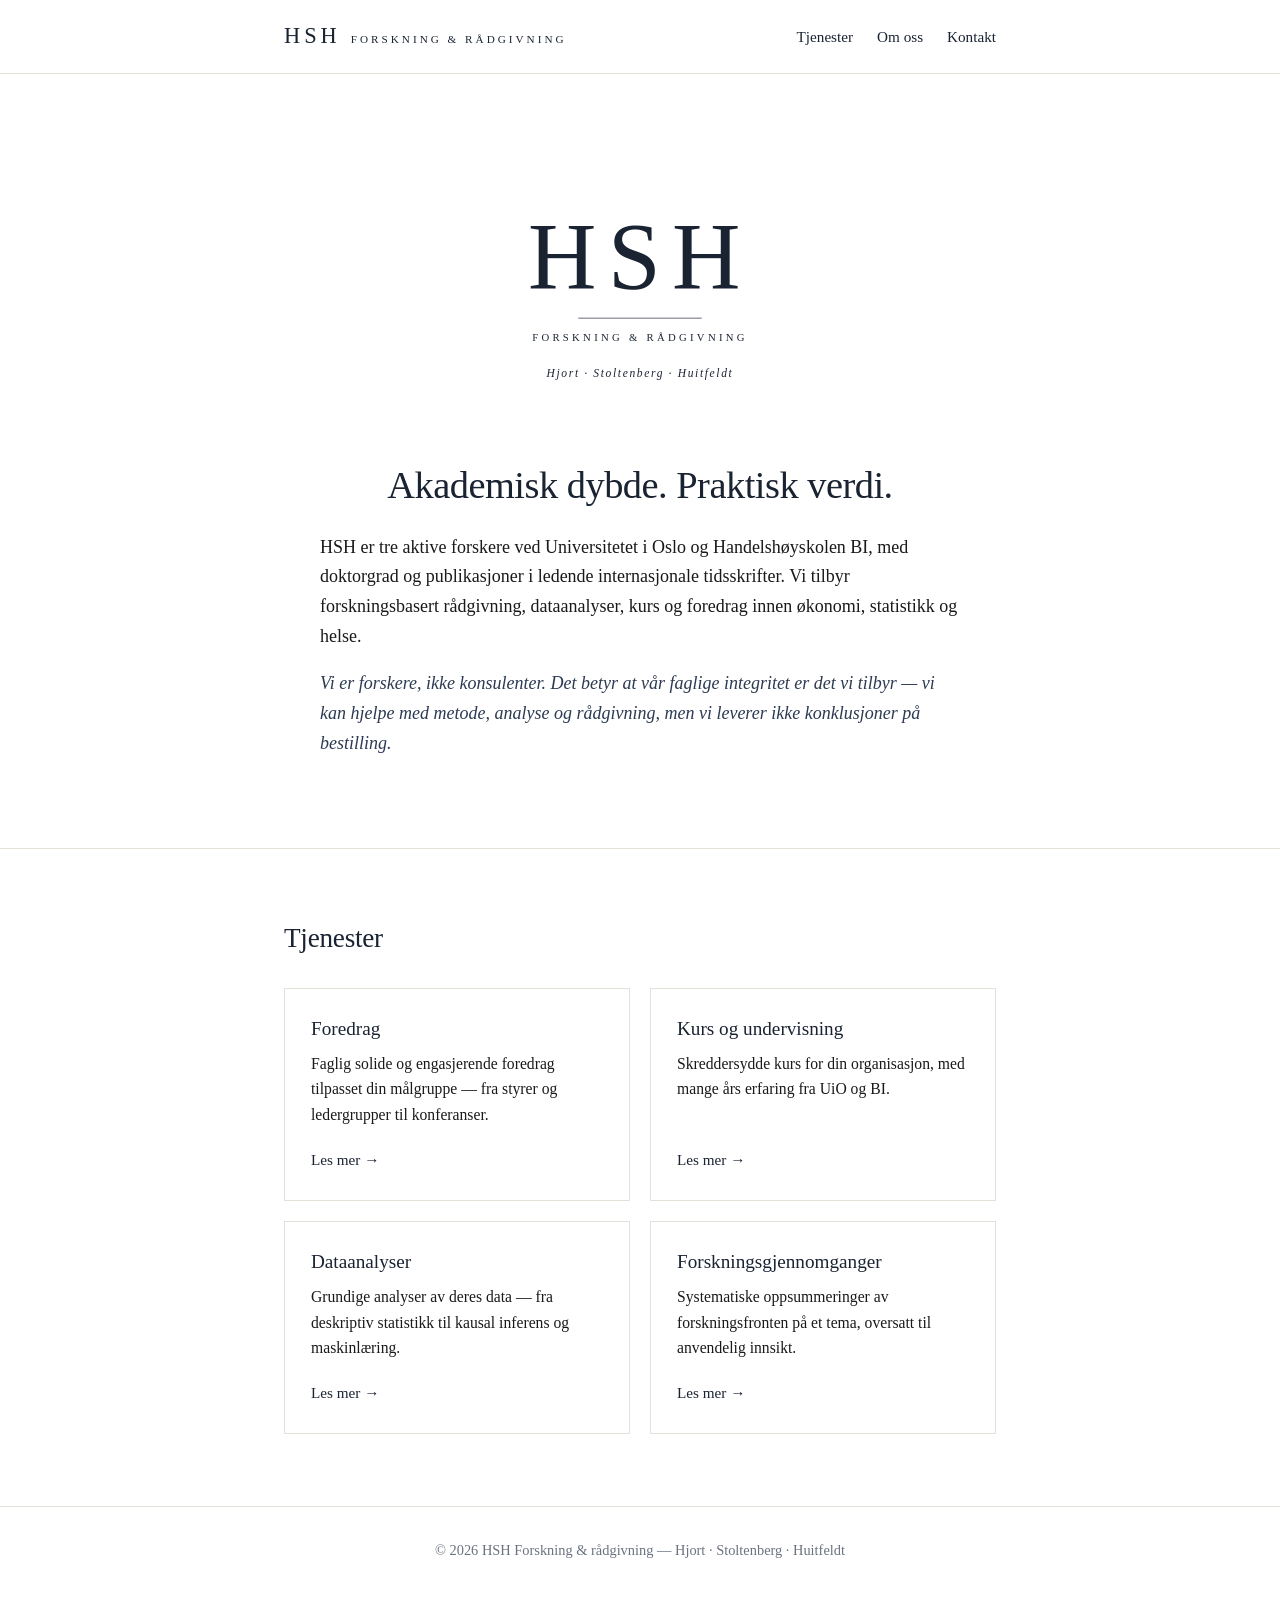
<file: index.html>
<!DOCTYPE html>
<html lang="nb">
<head>
<meta charset="UTF-8">
<meta name="viewport" content="width=device-width, initial-scale=1.0">
<title>HSH Forskning &amp; rådgivning — Akademisk dybde. Praktisk verdi.</title>
<meta name="description" content="HSH er tre aktive forskere ved UiO og BI som tilbyr forskningsbasert rådgivning, dataanalyser, kurs og foredrag innen økonomi, statistikk og helse.">
<link rel="stylesheet" href="style.css">
</head>
<body>

<header class="site-header">
  <div class="container header-inner">
    <a href="index.html" class="brand" aria-label="HSH Forskning og rådgivning">
      <span class="brand-mark">HSH</span>
      <span class="brand-sub">FORSKNING &amp; RÅDGIVNING</span>
    </a>
    <nav class="site-nav" aria-label="Hovedmeny">
      <a href="index.html#tjenester">Tjenester</a>
      <a href="om-oss.html">Om oss</a>
      <a href="kontakt.html">Kontakt</a>
    </nav>
  </div>
</header>

<main>

  <section class="hero">
    <div class="container">
      <img src="hsh-logo.svg" alt="HSH Forskning og rådgivning — Hjort, Stoltenberg, Huitfeldt" class="hero-logo">
      <h1>Akademisk dybde. Praktisk verdi.</h1>
      <p class="hero-lede">
        HSH er tre aktive forskere ved Universitetet i Oslo og Handelshøyskolen BI, med doktorgrad og publikasjoner i ledende internasjonale tidsskrifter. Vi tilbyr forskningsbasert rådgivning, dataanalyser, kurs og foredrag innen økonomi, statistikk og helse.
      </p>
      <p class="hero-lede hero-stance">
        Vi er forskere, ikke konsulenter. Det betyr at vår faglige integritet er det vi tilbyr — vi kan hjelpe med metode, analyse og rådgivning, men vi leverer ikke konklusjoner på bestilling.
      </p>
    </div>
  </section>

  <section id="tjenester" class="section">
    <div class="container">
      <h2>Tjenester</h2>
      <div class="tile-grid">

        <a class="tile" href="foredrag.html">
          <h3>Foredrag</h3>
          <p>Faglig solide og engasjerende foredrag tilpasset din målgruppe — fra styrer og ledergrupper til konferanser.</p>
          <span class="tile-cta">Les mer →</span>
        </a>

        <a class="tile" href="kurs.html">
          <h3>Kurs og undervisning</h3>
          <p>Skreddersydde kurs for din organisasjon, med mange års erfaring fra UiO og BI.</p>
          <span class="tile-cta">Les mer →</span>
        </a>

        <a class="tile" href="dataanalyser.html">
          <h3>Dataanalyser</h3>
          <p>Grundige analyser av deres data — fra deskriptiv statistikk til kausal inferens og maskinlæring.</p>
          <span class="tile-cta">Les mer →</span>
        </a>

        <a class="tile" href="forskningsgjennomganger.html">
          <h3>Forskningsgjennomganger</h3>
          <p>Systematiske oppsummeringer av forskningsfronten på et tema, oversatt til anvendelig innsikt.</p>
          <span class="tile-cta">Les mer →</span>
        </a>

      </div>
    </div>
  </section>

</main>

<footer class="site-footer">
  <div class="container">
    <p>© <span id="year"></span> HSH Forskning &amp; rådgivning — Hjort · Stoltenberg · Huitfeldt</p>
  </div>
</footer>

<script>
  document.getElementById('year').textContent = new Date().getFullYear();
</script>

</body>
</html>
</file>
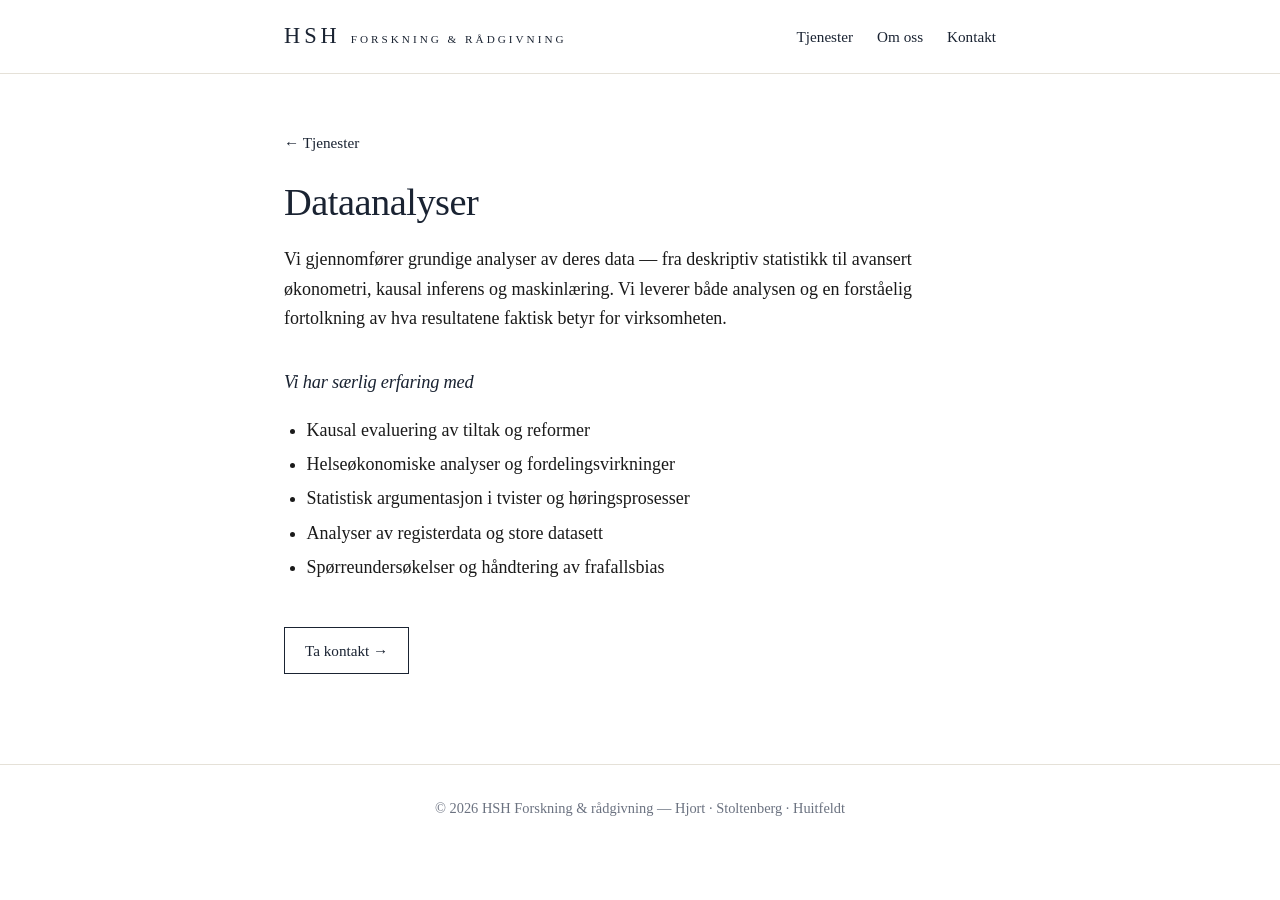
<file: dataanalyser.html>
<!DOCTYPE html>
<html lang="nb">
<head>
<meta charset="UTF-8">
<meta name="viewport" content="width=device-width, initial-scale=1.0">
<title>Dataanalyser — HSH Forskning &amp; rådgivning</title>
<meta name="description" content="Grundige dataanalyser fra deskriptiv statistikk til kausal inferens og maskinlæring — HSH Forskning &amp; rådgivning.">
<link rel="stylesheet" href="style.css">
</head>
<body>

<header class="site-header">
  <div class="container header-inner">
    <a href="index.html" class="brand" aria-label="HSH Forskning &amp; rådgivning">
      <span class="brand-mark">HSH</span>
      <span class="brand-sub">FORSKNING &amp; RÅDGIVNING</span>
    </a>
    <nav class="site-nav" aria-label="Hovedmeny">
      <a href="index.html#tjenester">Tjenester</a>
      <a href="om-oss.html">Om oss</a>
      <a href="kontakt.html">Kontakt</a>
    </nav>
  </div>
</header>

<main>
  <section class="section page-section">
    <div class="container">
      <p class="breadcrumb"><a href="index.html#tjenester">← Tjenester</a></p>
      <h1>Dataanalyser</h1>

      <p>Vi gjennomfører grundige analyser av deres data — fra deskriptiv statistikk til avansert økonometri, kausal inferens og maskinlæring. Vi leverer både analysen og en forståelig fortolkning av hva resultatene faktisk betyr for virksomheten.</p>

      <h2 class="subhead">Vi har særlig erfaring med</h2>
      <ul>
        <li>Kausal evaluering av tiltak og reformer</li>
        <li>Helseøkonomiske analyser og fordelingsvirkninger</li>
        <li>Statistisk argumentasjon i tvister og høringsprosesser</li>
        <li>Analyser av registerdata og store datasett</li>
        <li>Spørreundersøkelser og håndtering av frafallsbias</li>
      </ul>

      <p class="page-cta"><a class="btn" href="kontakt.html">Ta kontakt →</a></p>
    </div>
  </section>
</main>

<footer class="site-footer">
  <div class="container">
    <p>© <span id="year"></span> HSH Forskning &amp; rådgivning — Hjort · Stoltenberg · Huitfeldt</p>
  </div>
</footer>

<script>document.getElementById('year').textContent = new Date().getFullYear();</script>
</body>
</html>
</file>
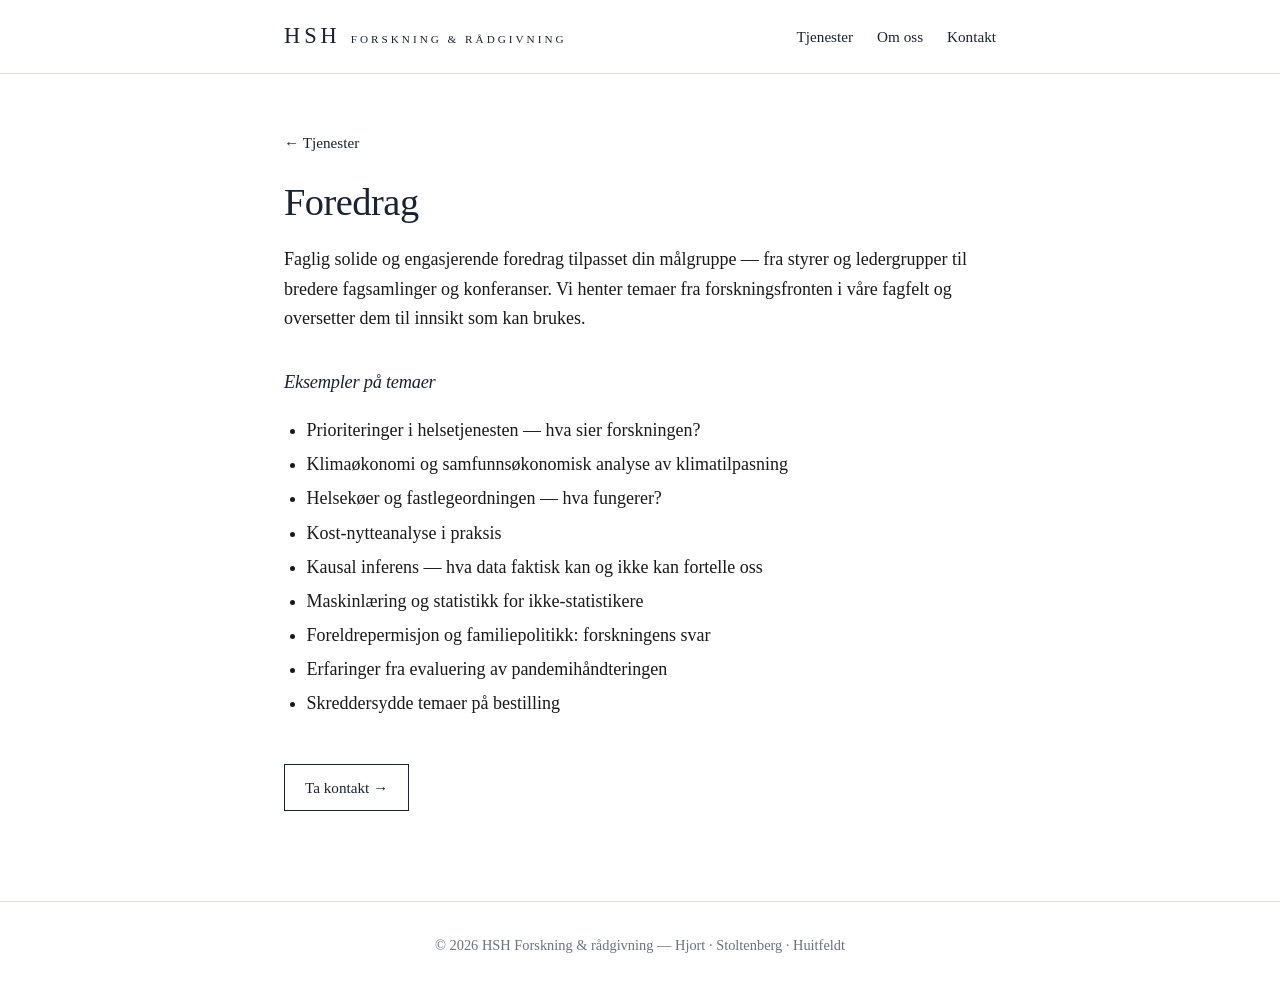
<file: foredrag.html>
<!DOCTYPE html>
<html lang="nb">
<head>
<meta charset="UTF-8">
<meta name="viewport" content="width=device-width, initial-scale=1.0">
<title>Foredrag — HSH Forskning &amp; rådgivning</title>
<meta name="description" content="Foredrag om økonomi, statistikk og helse — fra HSH Forskning &amp; rådgivning.">
<link rel="stylesheet" href="style.css">
</head>
<body>

<header class="site-header">
  <div class="container header-inner">
    <a href="index.html" class="brand" aria-label="HSH Forskning &amp; rådgivning">
      <span class="brand-mark">HSH</span>
      <span class="brand-sub">FORSKNING &amp; RÅDGIVNING</span>
    </a>
    <nav class="site-nav" aria-label="Hovedmeny">
      <a href="index.html#tjenester">Tjenester</a>
      <a href="om-oss.html">Om oss</a>
      <a href="kontakt.html">Kontakt</a>
    </nav>
  </div>
</header>

<main>
  <section class="section page-section">
    <div class="container">
      <p class="breadcrumb"><a href="index.html#tjenester">← Tjenester</a></p>
      <h1>Foredrag</h1>

      <p>Faglig solide og engasjerende foredrag tilpasset din målgruppe — fra styrer og ledergrupper til bredere fagsamlinger og konferanser. Vi henter temaer fra forskningsfronten i våre fagfelt og oversetter dem til innsikt som kan brukes.</p>

      <h2 class="subhead">Eksempler på temaer</h2>
      <ul>
        <li>Prioriteringer i helsetjenesten — hva sier forskningen?</li>
        <li>Klimaøkonomi og samfunnsøkonomisk analyse av klimatilpasning</li>
        <li>Helsekøer og fastlegeordningen — hva fungerer?</li>
        <li>Kost-nytteanalyse i praksis</li>
        <li>Kausal inferens — hva data faktisk kan og ikke kan fortelle oss</li>
        <li>Maskinlæring og statistikk for ikke-statistikere</li>
        <li>Foreldrepermisjon og familiepolitikk: forskningens svar</li>
        <li>Erfaringer fra evaluering av pandemihåndteringen</li>
        <li>Skreddersydde temaer på bestilling</li>
      </ul>

      <p class="page-cta"><a class="btn" href="kontakt.html">Ta kontakt →</a></p>
    </div>
  </section>
</main>

<footer class="site-footer">
  <div class="container">
    <p>© <span id="year"></span> HSH Forskning &amp; rådgivning — Hjort · Stoltenberg · Huitfeldt</p>
  </div>
</footer>

<script>document.getElementById('year').textContent = new Date().getFullYear();</script>
</body>
</html>
</file>
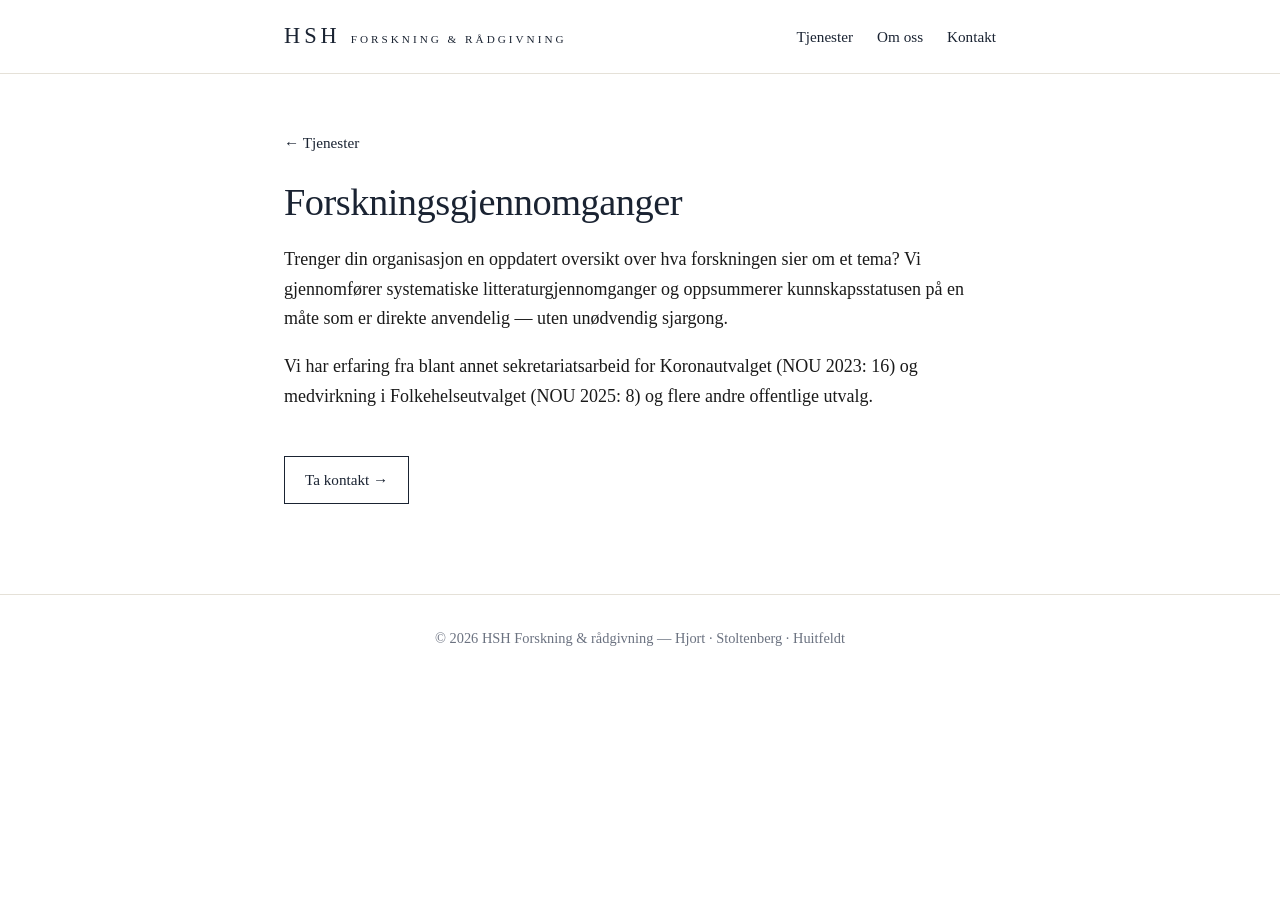
<file: forskningsgjennomganger.html>
<!DOCTYPE html>
<html lang="nb">
<head>
<meta charset="UTF-8">
<meta name="viewport" content="width=device-width, initial-scale=1.0">
<title>Forskningsgjennomganger — HSH Forskning &amp; rådgivning</title>
<meta name="description" content="Systematiske forskningsgjennomganger og kunnskapsoppsummeringer — HSH Forskning &amp; rådgivning.">
<link rel="stylesheet" href="style.css">
</head>
<body>

<header class="site-header">
  <div class="container header-inner">
    <a href="index.html" class="brand" aria-label="HSH Forskning &amp; rådgivning">
      <span class="brand-mark">HSH</span>
      <span class="brand-sub">FORSKNING &amp; RÅDGIVNING</span>
    </a>
    <nav class="site-nav" aria-label="Hovedmeny">
      <a href="index.html#tjenester">Tjenester</a>
      <a href="om-oss.html">Om oss</a>
      <a href="kontakt.html">Kontakt</a>
    </nav>
  </div>
</header>

<main>
  <section class="section page-section">
    <div class="container">
      <p class="breadcrumb"><a href="index.html#tjenester">← Tjenester</a></p>
      <h1>Forskningsgjennomganger</h1>

      <p>Trenger din organisasjon en oppdatert oversikt over hva forskningen sier om et tema? Vi gjennomfører systematiske litteraturgjennomganger og oppsummerer kunnskapsstatusen på en måte som er direkte anvendelig — uten unødvendig sjargong.</p>

      <p>Vi har erfaring fra blant annet sekretariatsarbeid for Koronautvalget (NOU 2023: 16) og medvirkning i Folkehelseutvalget (NOU 2025: 8) og flere andre offentlige utvalg.</p>

      <p class="page-cta"><a class="btn" href="kontakt.html">Ta kontakt →</a></p>
    </div>
  </section>
</main>

<footer class="site-footer">
  <div class="container">
    <p>© <span id="year"></span> HSH Forskning &amp; rådgivning — Hjort · Stoltenberg · Huitfeldt</p>
  </div>
</footer>

<script>document.getElementById('year').textContent = new Date().getFullYear();</script>
</body>
</html>
</file>
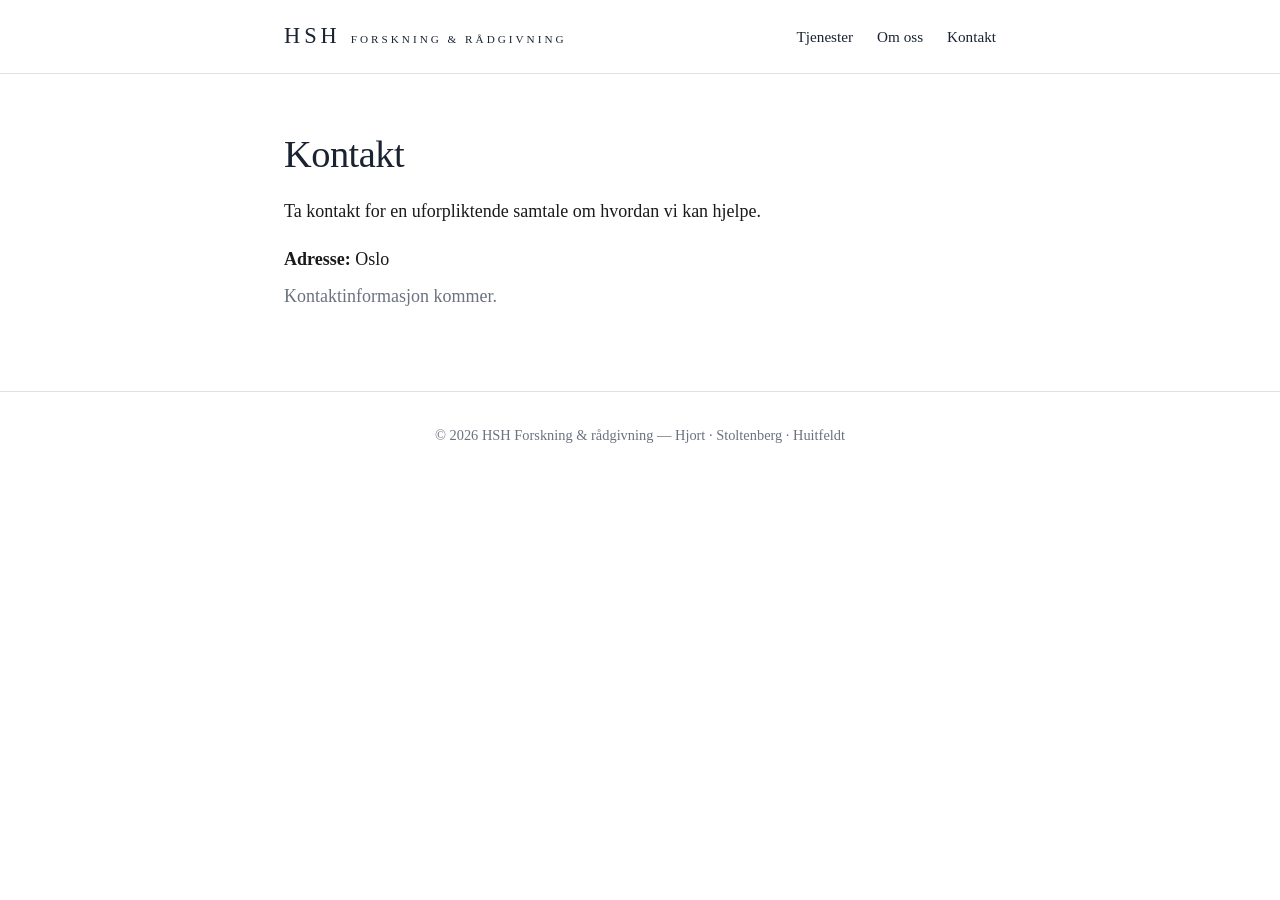
<file: kontakt.html>
<!DOCTYPE html>
<html lang="nb">
<head>
<meta charset="UTF-8">
<meta name="viewport" content="width=device-width, initial-scale=1.0">
<title>Kontakt — HSH Forskning &amp; rådgivning</title>
<meta name="description" content="Kontakt HSH Forskning &amp; rådgivning for en uforpliktende samtale.">
<link rel="stylesheet" href="style.css">
</head>
<body>

<header class="site-header">
  <div class="container header-inner">
    <a href="index.html" class="brand" aria-label="HSH Forskning &amp; rådgivning">
      <span class="brand-mark">HSH</span>
      <span class="brand-sub">FORSKNING &amp; RÅDGIVNING</span>
    </a>
    <nav class="site-nav" aria-label="Hovedmeny">
      <a href="index.html#tjenester">Tjenester</a>
      <a href="om-oss.html">Om oss</a>
      <a href="kontakt.html">Kontakt</a>
    </nav>
  </div>
</header>

<main>
  <section class="section page-section">
    <div class="container contact">
      <h1>Kontakt</h1>
      <p>Ta kontakt for en uforpliktende samtale om hvordan vi kan hjelpe.</p>
      <p class="contact-line"><strong>Adresse:</strong> Oslo</p>
      <p class="contact-line muted">Kontaktinformasjon kommer.</p>
    </div>
  </section>
</main>

<footer class="site-footer">
  <div class="container">
    <p>© <span id="year"></span> HSH Forskning &amp; rådgivning — Hjort · Stoltenberg · Huitfeldt</p>
  </div>
</footer>

<script>document.getElementById('year').textContent = new Date().getFullYear();</script>
</body>
</html>
</file>
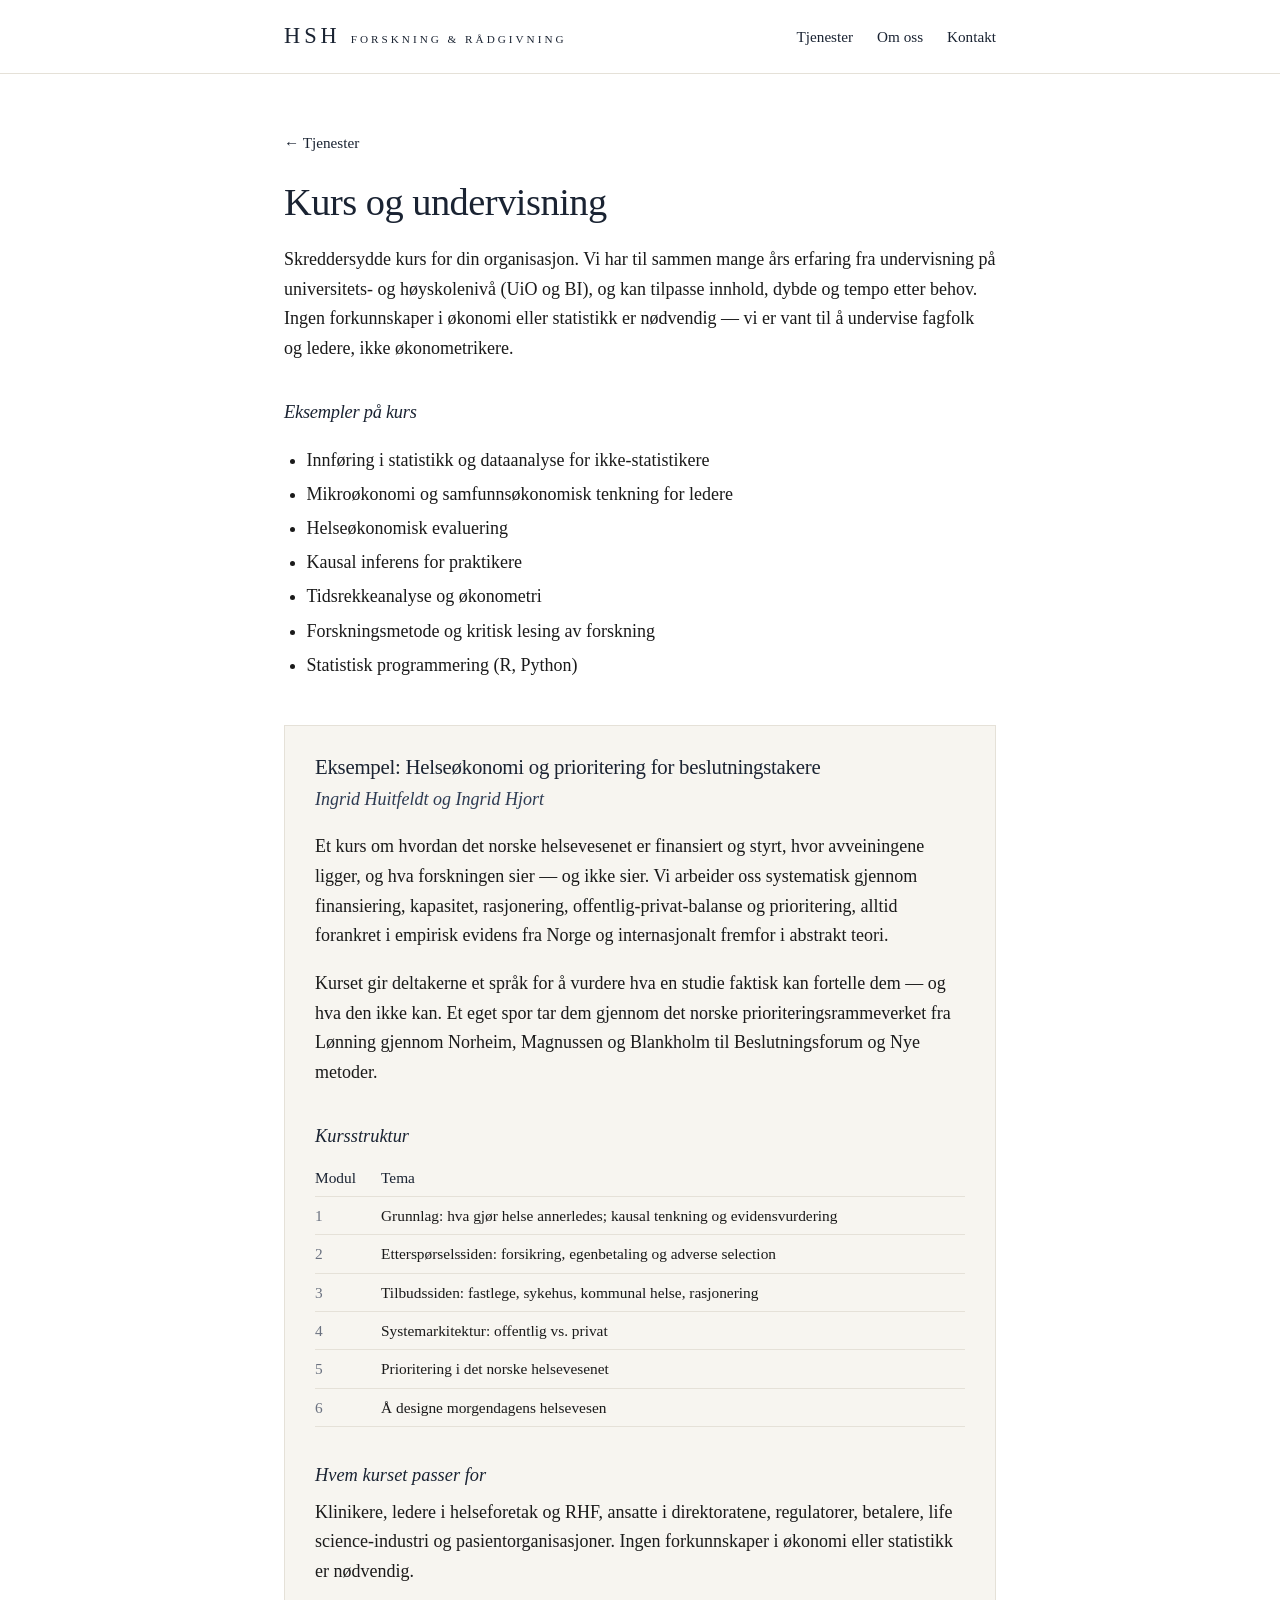
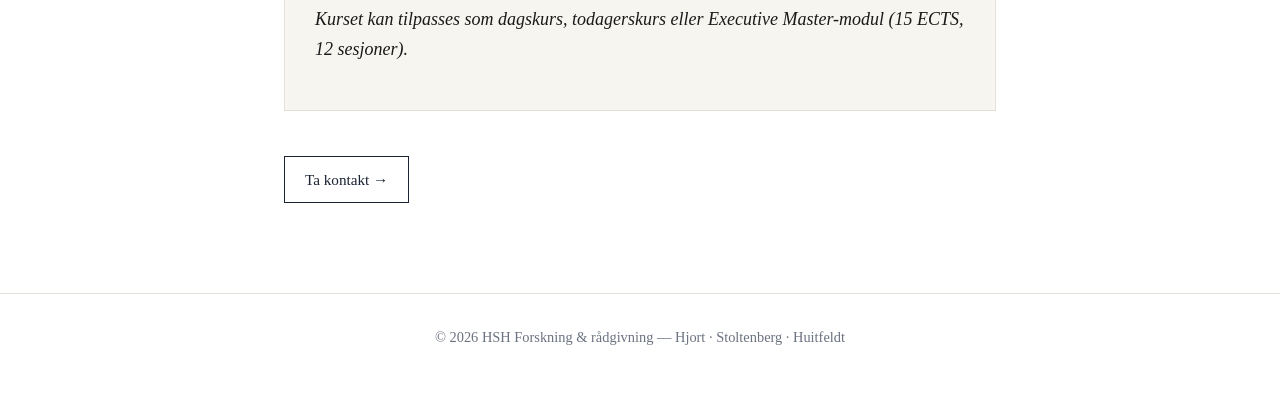
<file: kurs.html>
<!DOCTYPE html>
<html lang="nb">
<head>
<meta charset="UTF-8">
<meta name="viewport" content="width=device-width, initial-scale=1.0">
<title>Kurs og undervisning — HSH Forskning &amp; rådgivning</title>
<meta name="description" content="Skreddersydde kurs i statistikk, økonomi og helseøkonomi — fra HSH Forskning &amp; rådgivning.">
<link rel="stylesheet" href="style.css">
</head>
<body>

<header class="site-header">
  <div class="container header-inner">
    <a href="index.html" class="brand" aria-label="HSH Forskning og rådgivning">
      <span class="brand-mark">HSH</span>
      <span class="brand-sub">FORSKNING &amp; RÅDGIVNING</span>
    </a>
    <nav class="site-nav" aria-label="Hovedmeny">
      <a href="index.html#tjenester">Tjenester</a>
      <a href="om-oss.html">Om oss</a>
      <a href="kontakt.html">Kontakt</a>
    </nav>
  </div>
</header>

<main>
  <section class="section page-section">
    <div class="container">
      <p class="breadcrumb"><a href="index.html#tjenester">← Tjenester</a></p>
      <h1>Kurs og undervisning</h1>

      <p>Skreddersydde kurs for din organisasjon. Vi har til sammen mange års erfaring fra undervisning på universitets- og høyskolenivå (UiO og BI), og kan tilpasse innhold, dybde og tempo etter behov. Ingen forkunnskaper i økonomi eller statistikk er nødvendig — vi er vant til å undervise fagfolk og ledere, ikke økonometrikere.</p>

      <h2 class="subhead">Eksempler på kurs</h2>
      <ul>
        <li>Innføring i statistikk og dataanalyse for ikke-statistikere</li>
        <li>Mikroøkonomi og samfunnsøkonomisk tenkning for ledere</li>
        <li>Helseøkonomisk evaluering</li>
        <li>Kausal inferens for praktikere</li>
        <li>Tidsrekkeanalyse og økonometri</li>
        <li>Forskningsmetode og kritisk lesing av forskning</li>
        <li>Statistisk programmering (R, Python)</li>
      </ul>

      <div class="case-box">
        <h2>Eksempel: Helseøkonomi og prioritering for beslutningstakere</h2>
        <p class="case-meta">Ingrid Huitfeldt og Ingrid Hjort</p>

        <p>Et kurs om hvordan det norske helsevesenet er finansiert og styrt, hvor avveiningene ligger, og hva forskningen sier — og ikke sier. Vi arbeider oss systematisk gjennom finansiering, kapasitet, rasjonering, offentlig-privat-balanse og prioritering, alltid forankret i empirisk evidens fra Norge og internasjonalt fremfor i abstrakt teori.</p>

        <p>Kurset gir deltakerne et språk for å vurdere hva en studie faktisk kan fortelle dem — og hva den ikke kan. Et eget spor tar dem gjennom det norske prioriteringsrammeverket fra Lønning gjennom Norheim, Magnussen og Blankholm til Beslutningsforum og Nye metoder.</p>

        <h3 class="subhead">Kursstruktur</h3>
        <table class="kurs-tabell">
          <thead>
            <tr><th>Modul</th><th>Tema</th></tr>
          </thead>
          <tbody>
            <tr><td>1</td><td>Grunnlag: hva gjør helse annerledes; kausal tenkning og evidensvurdering</td></tr>
            <tr><td>2</td><td>Etterspørselssiden: forsikring, egenbetaling og adverse selection</td></tr>
            <tr><td>3</td><td>Tilbudssiden: fastlege, sykehus, kommunal helse, rasjonering</td></tr>
            <tr><td>4</td><td>Systemarkitektur: offentlig vs. privat</td></tr>
            <tr><td>5</td><td>Prioritering i det norske helsevesenet</td></tr>
            <tr><td>6</td><td>Å designe morgendagens helsevesen</td></tr>
          </tbody>
        </table>

        <h3 class="subhead">Hvem kurset passer for</h3>
        <p>Klinikere, ledere i helseforetak og RHF, ansatte i direktoratene, regulatorer, betalere, life science-industri og pasientorganisasjoner. Ingen forkunnskaper i økonomi eller statistikk er nødvendig.</p>

        <p><em>Kurset kan tilpasses som dagskurs, todagerskurs eller Executive Master-modul (15 ECTS, 12 sesjoner).</em></p>
      </div>

      <p class="page-cta"><a class="btn" href="kontakt.html">Ta kontakt →</a></p>
    </div>
  </section>
</main>

<footer class="site-footer">
  <div class="container">
    <p>© <span id="year"></span> HSH Forskning &amp; rådgivning — Hjort · Stoltenberg · Huitfeldt</p>
  </div>
</footer>

<script>document.getElementById('year').textContent = new Date().getFullYear();</script>
</body>
</html>
</file>
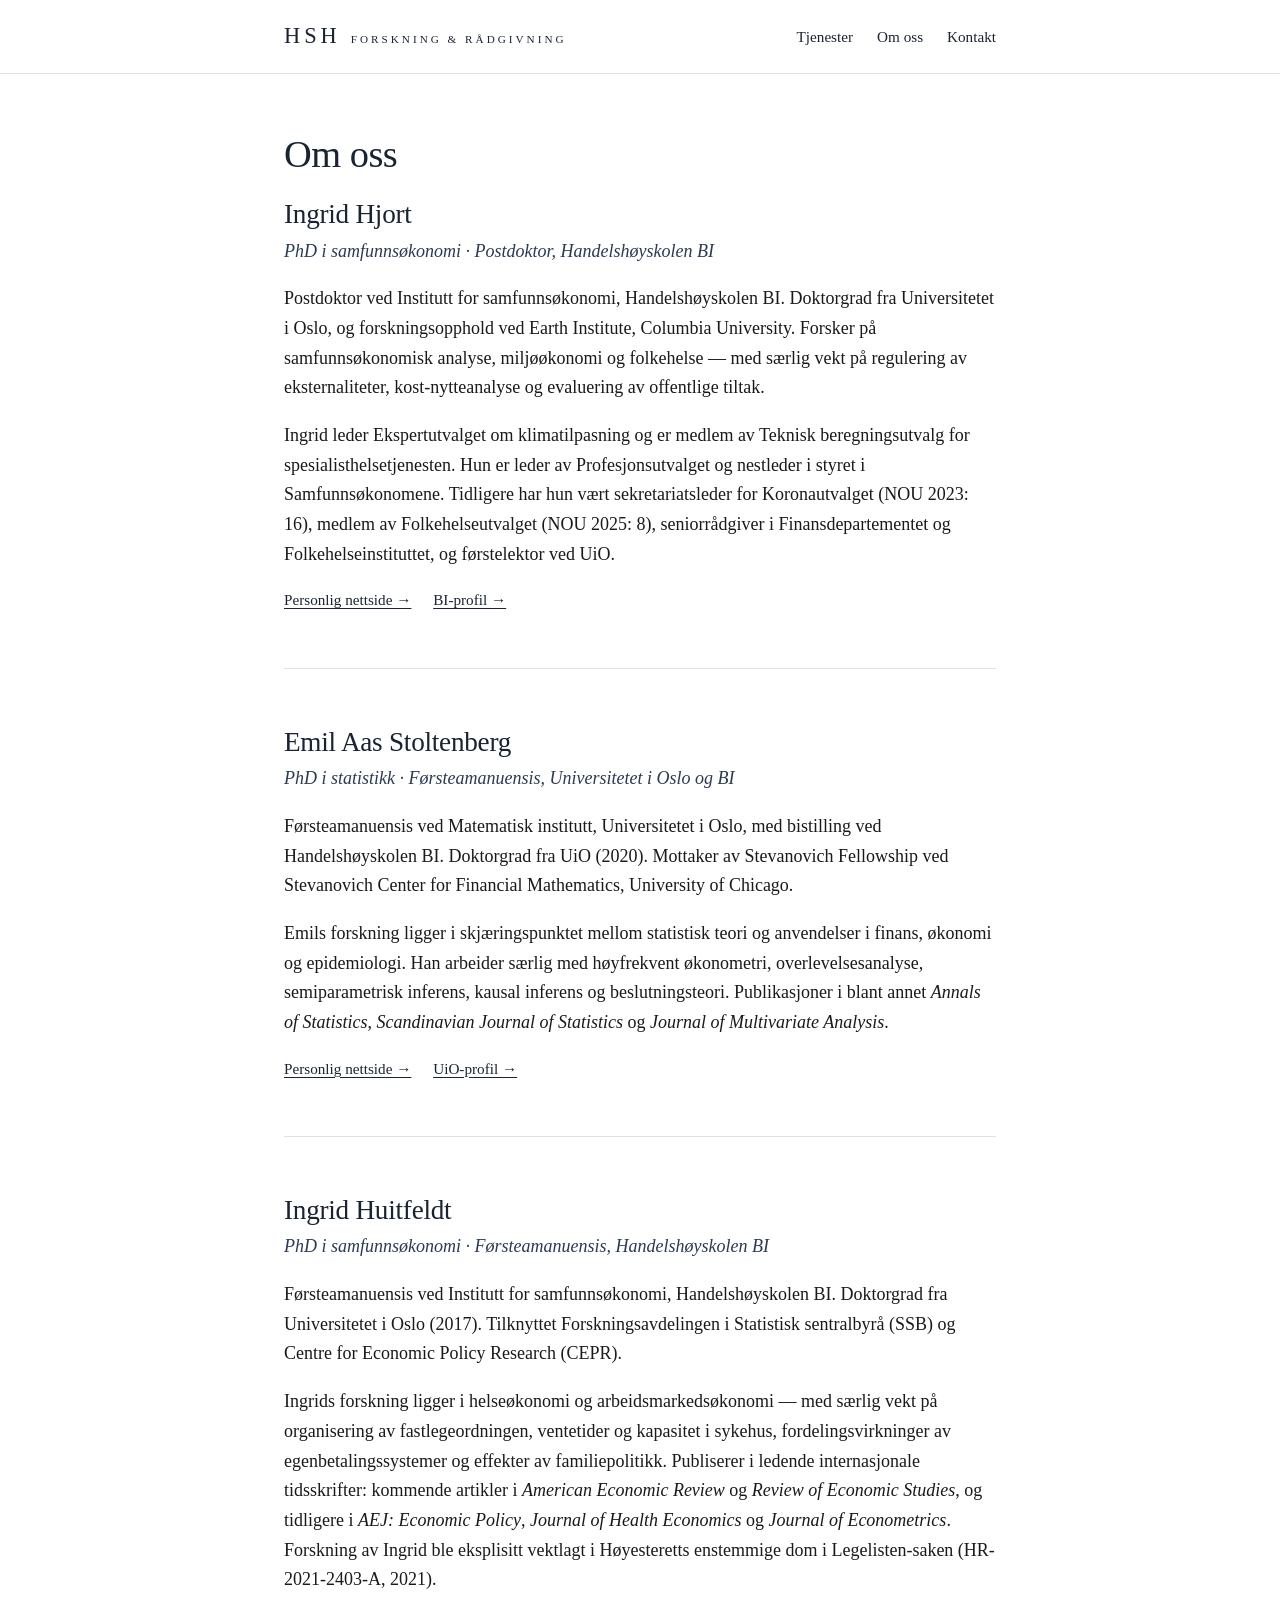
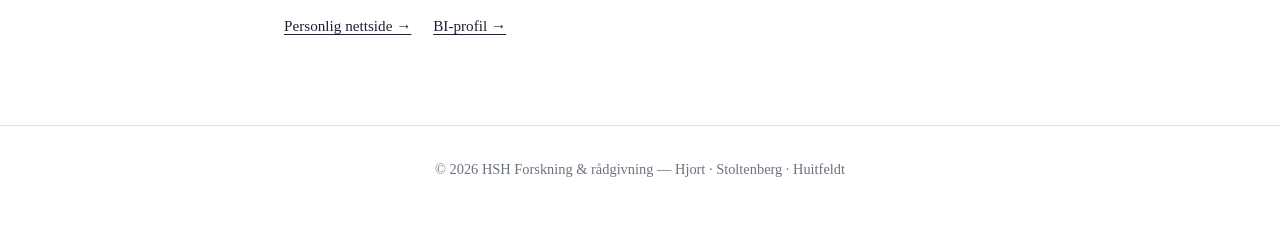
<file: om-oss.html>
<!DOCTYPE html>
<html lang="nb">
<head>
<meta charset="UTF-8">
<meta name="viewport" content="width=device-width, initial-scale=1.0">
<title>Om oss — HSH Forskning &amp; rådgivning</title>
<meta name="description" content="Om partnerne i HSH Forskning &amp; rådgivning: Ingrid Hjort, Emil Aas Stoltenberg og Ingrid Huitfeldt.">
<link rel="stylesheet" href="style.css">
</head>
<body>

<header class="site-header">
  <div class="container header-inner">
    <a href="index.html" class="brand" aria-label="HSH Forskning og rådgivning">
      <span class="brand-mark">HSH</span>
      <span class="brand-sub">FORSKNING &amp; RÅDGIVNING</span>
    </a>
    <nav class="site-nav" aria-label="Hovedmeny">
      <a href="index.html#tjenester">Tjenester</a>
      <a href="om-oss.html">Om oss</a>
      <a href="kontakt.html">Kontakt</a>
    </nav>
  </div>
</header>

<main>
  <section class="section page-section">
    <div class="container">
      <h1>Om oss</h1>

      <article class="person">
        <h2>Ingrid Hjort</h2>
        <p class="person-title">PhD i samfunnsøkonomi · Postdoktor, Handelshøyskolen BI</p>
        <p>Postdoktor ved Institutt for samfunnsøkonomi, Handelshøyskolen BI. Doktorgrad fra Universitetet i Oslo, og forskningsopphold ved Earth Institute, Columbia University. Forsker på samfunnsøkonomisk analyse, miljøøkonomi og folkehelse — med særlig vekt på regulering av eksternaliteter, kost-nytteanalyse og evaluering av offentlige tiltak.</p>
        <p>Ingrid leder Ekspertutvalget om klimatilpasning og er medlem av Teknisk beregningsutvalg for spesialisthelsetjenesten. Hun er leder av Profesjonsutvalget og nestleder i styret i Samfunnsøkonomene. Tidligere har hun vært sekretariatsleder for Koronautvalget (NOU 2023: 16), medlem av Folkehelseutvalget (NOU 2025: 8), seniorrådgiver i Finansdepartementet og Folkehelseinstituttet, og førstelektor ved UiO.</p>
        <p class="person-links">
          <a href="https://sites.google.com/view/ingridhjort" target="_blank" rel="noopener">Personlig nettside →</a>
          <a href="https://www.bi.no/om-bi/ansatte/institutt-for-samfunnsokonomi/ingrid-hjort/" target="_blank" rel="noopener">BI-profil →</a>
        </p>
      </article>

      <article class="person">
        <h2>Emil Aas Stoltenberg</h2>
        <p class="person-title">PhD i statistikk · Førsteamanuensis, Universitetet i Oslo og BI</p>
        <p>Førsteamanuensis ved Matematisk institutt, Universitetet i Oslo, med bistilling ved Handelshøyskolen BI. Doktorgrad fra UiO (2020). Mottaker av Stevanovich Fellowship ved Stevanovich Center for Financial Mathematics, University of Chicago.</p>
        <p>Emils forskning ligger i skjæringspunktet mellom statistisk teori og anvendelser i finans, økonomi og epidemiologi. Han arbeider særlig med høyfrekvent økonometri, overlevelsesanalyse, semiparametrisk inferens, kausal inferens og beslutningsteori. Publikasjoner i blant annet <em>Annals of Statistics</em>, <em>Scandinavian Journal of Statistics</em> og <em>Journal of Multivariate Analysis</em>.</p>
        <p class="person-links">
          <a href="https://www.emilstoltenberg.com" target="_blank" rel="noopener">Personlig nettside →</a>
          <a href="https://www.mn.uio.no/math/english/people/aca/emilas/" target="_blank" rel="noopener">UiO-profil →</a>
        </p>
      </article>

      <article class="person">
        <h2>Ingrid Huitfeldt</h2>
        <p class="person-title">PhD i samfunnsøkonomi · Førsteamanuensis, Handelshøyskolen BI</p>
        <p>Førsteamanuensis ved Institutt for samfunnsøkonomi, Handelshøyskolen BI. Doktorgrad fra Universitetet i Oslo (2017). Tilknyttet Forskningsavdelingen i Statistisk sentralbyrå (SSB) og Centre for Economic Policy Research (CEPR).</p>
        <p>Ingrids forskning ligger i helseøkonomi og arbeidsmarkedsøkonomi — med særlig vekt på organisering av fastlegeordningen, ventetider og kapasitet i sykehus, fordelingsvirkninger av egenbetalingssystemer og effekter av familiepolitikk. Publiserer i ledende internasjonale tidsskrifter: kommende artikler i <em>American Economic Review</em> og <em>Review of Economic Studies</em>, og tidligere i <em>AEJ: Economic Policy</em>, <em>Journal of Health Economics</em> og <em>Journal of Econometrics</em>. Forskning av Ingrid ble eksplisitt vektlagt i Høyesteretts enstemmige dom i Legelisten-saken (HR-2021-2403-A, 2021).</p>
        <p class="person-links">
          <a href="https://ingridhuitfeldt.com" target="_blank" rel="noopener">Personlig nettside →</a>
          <a href="https://www.bi.no/om-bi/ansatte/institutt-for-samfunnsokonomi/ingrid-marie-schaumburg-huitfeldt/" target="_blank" rel="noopener">BI-profil →</a>
        </p>
      </article>

    </div>
  </section>
</main>

<footer class="site-footer">
  <div class="container">
    <p>© <span id="year"></span> HSH Forskning &amp; rådgivning — Hjort · Stoltenberg · Huitfeldt</p>
  </div>
</footer>

<script>document.getElementById('year').textContent = new Date().getFullYear();</script>
</body>
</html>
</file>
<file: style.css>
:root {
  --navy: #1a2332;
  --navy-soft: #2c3a52;
  --ink: #1a1a1a;
  --muted: #6b7280;
  --bg: #ffffff;
  --bg-alt: #f7f5f0;
  --rule: #e5e1d8;
  --max-width: 760px;
  --max-width-wide: 920px;
}

* { box-sizing: border-box; }

html { scroll-behavior: smooth; }

body {
  margin: 0;
  font-family: Georgia, "Times New Roman", serif;
  font-size: 18px;
  line-height: 1.65;
  color: var(--ink);
  background: var(--bg);
  -webkit-font-smoothing: antialiased;
  -moz-osx-font-smoothing: grayscale;
}

.container {
  max-width: var(--max-width);
  margin: 0 auto;
  padding: 0 24px;
}

a {
  color: var(--navy);
  text-decoration: underline;
  text-underline-offset: 3px;
  text-decoration-thickness: 1px;
}
a:hover { color: var(--navy-soft); }

h1, h2, h3 {
  font-family: Georgia, "Times New Roman", serif;
  color: var(--navy);
  font-weight: 500;
  line-height: 1.25;
  margin: 0 0 0.5em;
}

h1 { font-size: 2.4rem; letter-spacing: -0.5px; }
h2 { font-size: 1.7rem; letter-spacing: -0.25px; margin-bottom: 1em; }
h3 { font-size: 1.2rem; }

p { margin: 0 0 1em; }

ul {
  margin: 0 0 1em;
  padding-left: 1.25em;
}
ul li { margin-bottom: 0.25em; }

.muted { color: var(--muted); }

/* Header */
.site-header {
  border-bottom: 1px solid var(--rule);
  background: var(--bg);
  position: sticky;
  top: 0;
  z-index: 10;
}
.header-inner {
  display: flex;
  align-items: center;
  justify-content: space-between;
  padding-top: 18px;
  padding-bottom: 18px;
  gap: 24px;
}
.brand {
  text-decoration: none;
  color: var(--navy);
  display: flex;
  align-items: baseline;
  gap: 10px;
}
.brand-mark {
  font-size: 1.4rem;
  letter-spacing: 4px;
  font-weight: 500;
}
.brand-sub {
  font-size: 0.7rem;
  letter-spacing: 3px;
  color: var(--navy);
}
.site-nav {
  display: flex;
  gap: 24px;
  flex-wrap: wrap;
}
.site-nav a {
  text-decoration: none;
  font-size: 0.95rem;
  color: var(--navy);
}
.site-nav a:hover { text-decoration: underline; }

/* Hero */
.hero {
  padding: 88px 0 72px;
  text-align: center;
  border-bottom: 1px solid var(--rule);
}
.hero-logo {
  width: 560px;
  max-width: 95%;
  height: auto;
  margin-bottom: 36px;
  display: block;
  margin-left: auto;
  margin-right: auto;
}
.hero h1 {
  font-size: 2.4rem;
  margin-bottom: 0.6em;
}
.hero-lede {
  text-align: left;
  max-width: 640px;
  margin: 0 auto 1em;
}
.hero-stance {
  font-style: italic;
  color: var(--navy-soft);
}

/* Buttons */
.btn {
  display: inline-block;
  padding: 10px 20px;
  border: 1px solid var(--navy);
  color: var(--navy);
  text-decoration: none;
  font-size: 0.95rem;
  transition: background-color 0.15s ease, color 0.15s ease;
}
.btn:hover {
  background: var(--navy);
  color: #fff;
}

/* Sections */
.section {
  padding: 72px 0;
}
.section + .section {
  border-top: 1px solid var(--rule);
}
.section-alt {
  background: var(--bg-alt);
}
.section h2 {
  margin-bottom: 1.2em;
}

/* Page section (subpages) */
.page-section { padding-top: 56px; }
.breadcrumb {
  font-size: 0.95rem;
  margin-bottom: 1.5em;
  color: var(--muted);
}
.breadcrumb a {
  text-decoration: none;
  color: var(--navy);
}
.breadcrumb a:hover { text-decoration: underline; }

.subhead {
  font-size: 1.15rem;
  margin-top: 2em;
  margin-bottom: 0.6em;
  color: var(--navy);
  font-style: italic;
}

.page-cta {
  margin-top: 2.5em;
}

/* Tile grid */
.tile-grid {
  display: grid;
  grid-template-columns: repeat(2, 1fr);
  gap: 20px;
  margin-top: 8px;
}
.tile {
  display: flex;
  flex-direction: column;
  padding: 28px 26px;
  border: 1px solid var(--rule);
  background: #fff;
  text-decoration: none;
  color: inherit;
  transition: border-color 0.15s ease, transform 0.15s ease, box-shadow 0.15s ease;
}
.tile:hover {
  border-color: var(--navy);
  transform: translateY(-2px);
  box-shadow: 0 4px 14px rgba(26, 35, 50, 0.08);
}
.tile h3 {
  margin: 0 0 0.5em;
  color: var(--navy);
}
.tile p {
  flex-grow: 1;
  margin-bottom: 1.2em;
  color: var(--ink);
  font-size: 0.98rem;
}
.tile-cta {
  color: var(--navy);
  font-size: 0.95rem;
  font-weight: 500;
}

/* People */
.person {
  margin-bottom: 56px;
  padding-bottom: 40px;
  border-bottom: 1px solid var(--rule);
}
.person:last-child {
  border-bottom: none;
  padding-bottom: 0;
  margin-bottom: 0;
}
.person h2 {
  margin-bottom: 0.2em;
  padding-bottom: 0;
  border-bottom: none;
}
.person-title {
  color: var(--navy-soft);
  font-style: italic;
  margin-top: 0;
  margin-bottom: 1em;
}
.person-links {
  margin-top: 1em;
  font-size: 0.95rem;
}
.person-links a {
  margin-right: 18px;
  white-space: nowrap;
}

/* Case box (featured example on service pages) */
.case-box {
  margin-top: 2.5em;
  padding: 28px 30px;
  border: 1px solid var(--rule);
  background: var(--bg-alt);
}
.case-box h2 {
  font-size: 1.3rem;
  margin-bottom: 0.2em;
  border-bottom: none;
  padding-bottom: 0;
}
.case-meta {
  font-style: italic;
  color: var(--navy-soft);
  margin-bottom: 1em;
}

/* Course table */
.kurs-tabell {
  width: 100%;
  border-collapse: collapse;
  font-size: 0.96rem;
  margin-bottom: 1.5em;
}
.kurs-tabell th {
  text-align: left;
  font-weight: 500;
  color: var(--navy);
  padding: 6px 12px 6px 0;
  border-bottom: 1px solid var(--rule);
}
.kurs-tabell td {
  padding: 6px 12px 6px 0;
  border-bottom: 1px solid var(--rule);
  vertical-align: top;
}
.kurs-tabell td:first-child {
  color: var(--muted);
  white-space: nowrap;
  padding-right: 20px;
}

/* Contact */
.contact .contact-line {
  margin-bottom: 0.4em;
}

/* Footer */
.site-footer {
  padding: 32px 0;
  text-align: center;
  color: var(--muted);
  font-size: 0.9rem;
  border-top: 1px solid var(--rule);
}

/* Responsive */
@media (max-width: 640px) {
  body { font-size: 17px; }
  h1 { font-size: 2rem; }
  .hero h1 { font-size: 1.8rem; }
  h2 { font-size: 1.4rem; }
  .hero { padding: 56px 0 48px; }
  .hero-logo { margin-bottom: 28px; }
  .section { padding: 56px 0; }
  .header-inner {
    flex-direction: column;
    align-items: flex-start;
    gap: 12px;
  }
  .site-nav {
    gap: 18px;
    font-size: 0.9rem;
  }
  .tile-grid {
    grid-template-columns: 1fr;
    gap: 14px;
  }
  .tile {
    padding: 24px 22px;
  }
}
</file>
